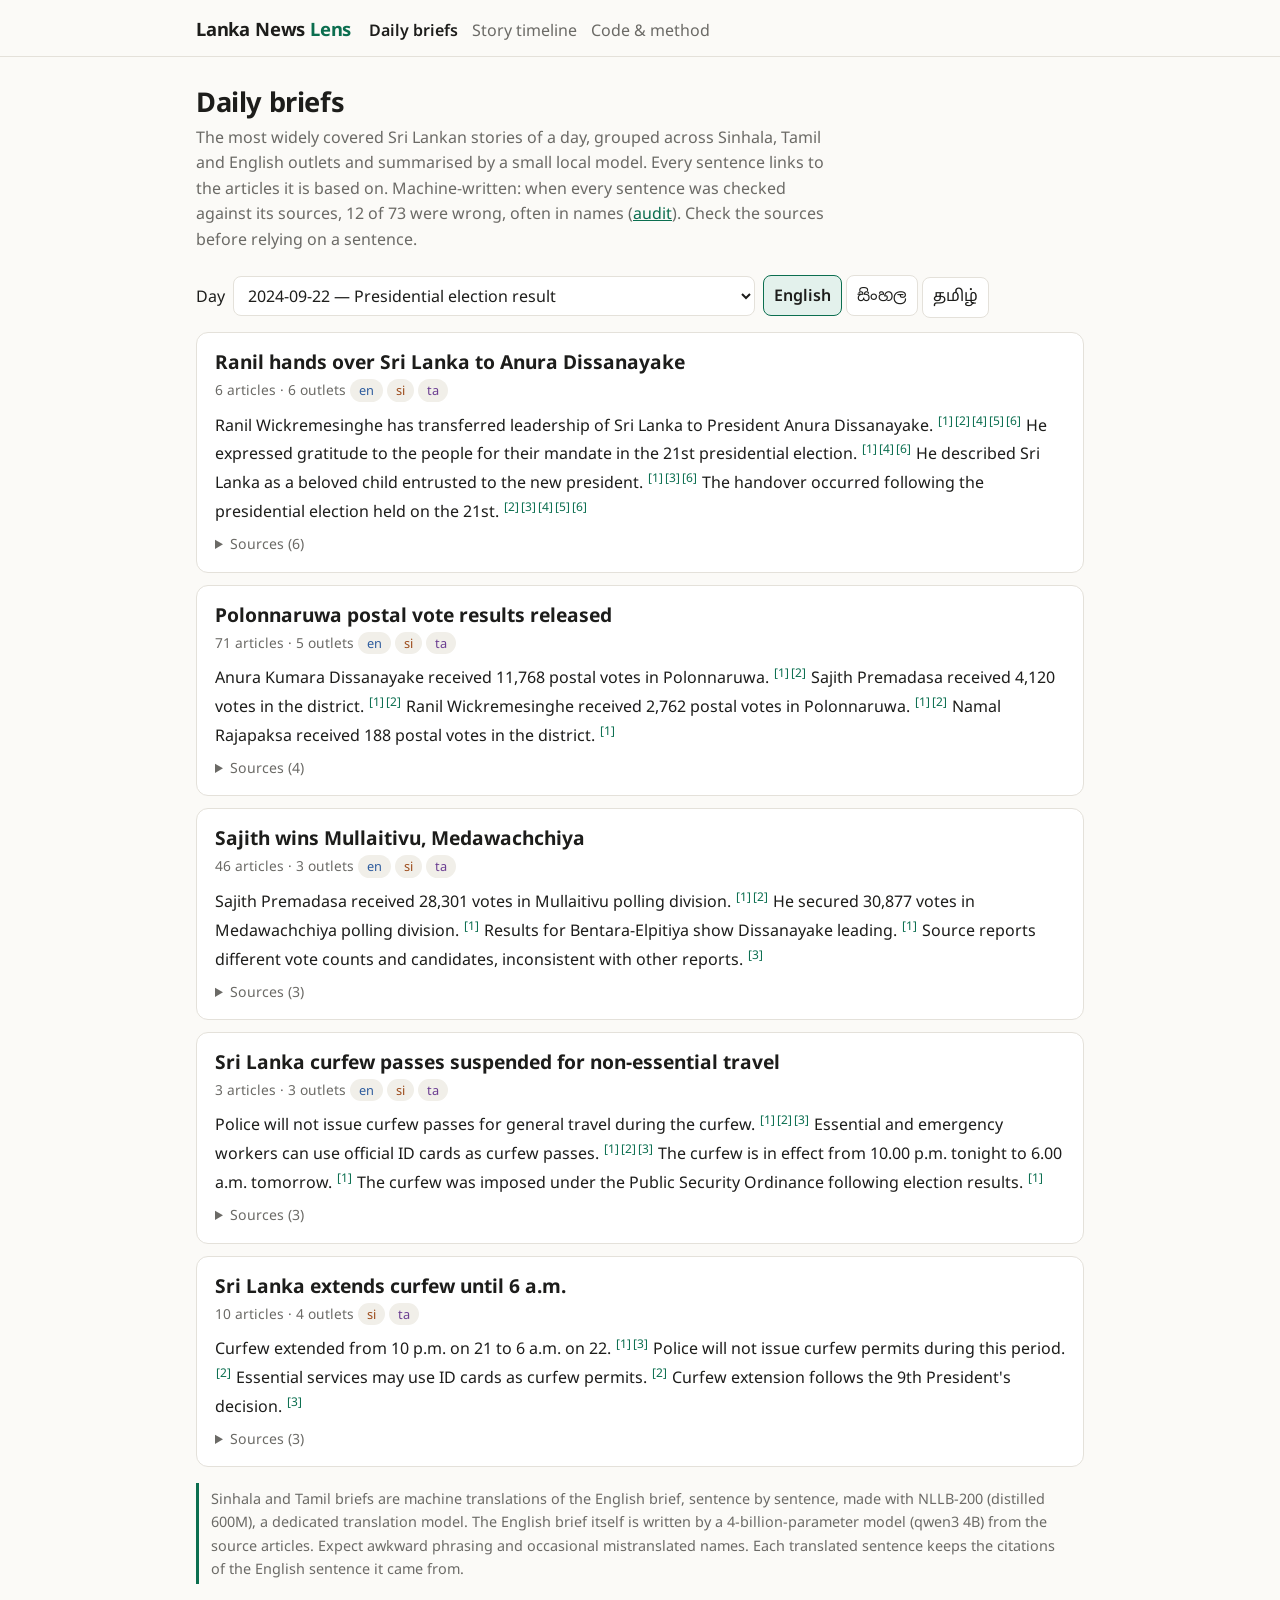
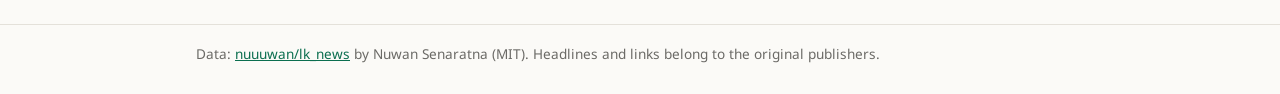
<file: site/index.html>
<!doctype html>
<html lang="en">
<head>
<meta charset="utf-8">
<meta name="viewport" content="width=device-width, initial-scale=1">
<title>Lanka News Lens</title>
<meta name="description" content="Cited trilingual daily briefs of Sri Lankan news, built from Sinhala, Tamil and English outlets.">
<link rel="preconnect" href="https://fonts.googleapis.com">
<link href="https://fonts.googleapis.com/css2?family=Noto+Sans:wght@400;600;700&family=Noto+Sans+Sinhala:wght@400;600&family=Noto+Sans+Tamil:wght@400;600&display=swap" rel="stylesheet">
<link rel="stylesheet" href="assets/style.css">
</head>
<body>
<header class="top"><div class="wrap">
  <a class="brand" href="./">Lanka News <span>Lens</span></a>
  <nav><a href="./" aria-current="page">Daily briefs</a><a href="timeline.html">Story timeline</a><a href="https://github.com/Nipuna-Lakruwan/lanka-news-lens">Code &amp; method</a></nav>
</div></header>
<main class="wrap">
  <h1>Daily briefs</h1>
  <p class="lede">The most widely covered Sri Lankan stories of a day, grouped across Sinhala, Tamil and English outlets and summarised by a small local model. Every sentence links to the articles it is based on. Machine-written: when every sentence was checked against its sources, 12 of 73 were wrong, often in names (<a href="https://github.com/Nipuna-Lakruwan/lanka-news-lens#how-faithful-are-the-briefs">audit</a>). Check the sources before relying on a sentence.</p>
  <div class="row">
    <label for="day">Day</label> <select id="day"></select>
    <span class="tabs" role="group" aria-label="Brief language">
      <button data-l="en" aria-pressed="true">English</button>
      <button data-l="si" class="lang-si">සිංහල</button>
      <button data-l="ta" class="lang-ta">தமிழ்</button>
    </span>
  </div>
  <div id="brief"></div>
  <p class="note">Sinhala and Tamil briefs are machine translations of the English brief, sentence by sentence, made with NLLB-200 (distilled 600M), a dedicated translation model. The English brief itself is written by a 4-billion-parameter model (qwen3 4B) from the source articles. Expect awkward phrasing and occasional mistranslated names. Each translated sentence keeps the citations of the English sentence it came from.</p>
</main>
<footer><div class="wrap">Data: <a href="https://github.com/nuuuwan/lk_news">nuuuwan/lk_news</a> by Nuwan Senaratna (MIT). Headlines and links belong to the original publishers.</div></footer>
<script src="assets/briefs.js"></script>
</body>
</html>
</file>
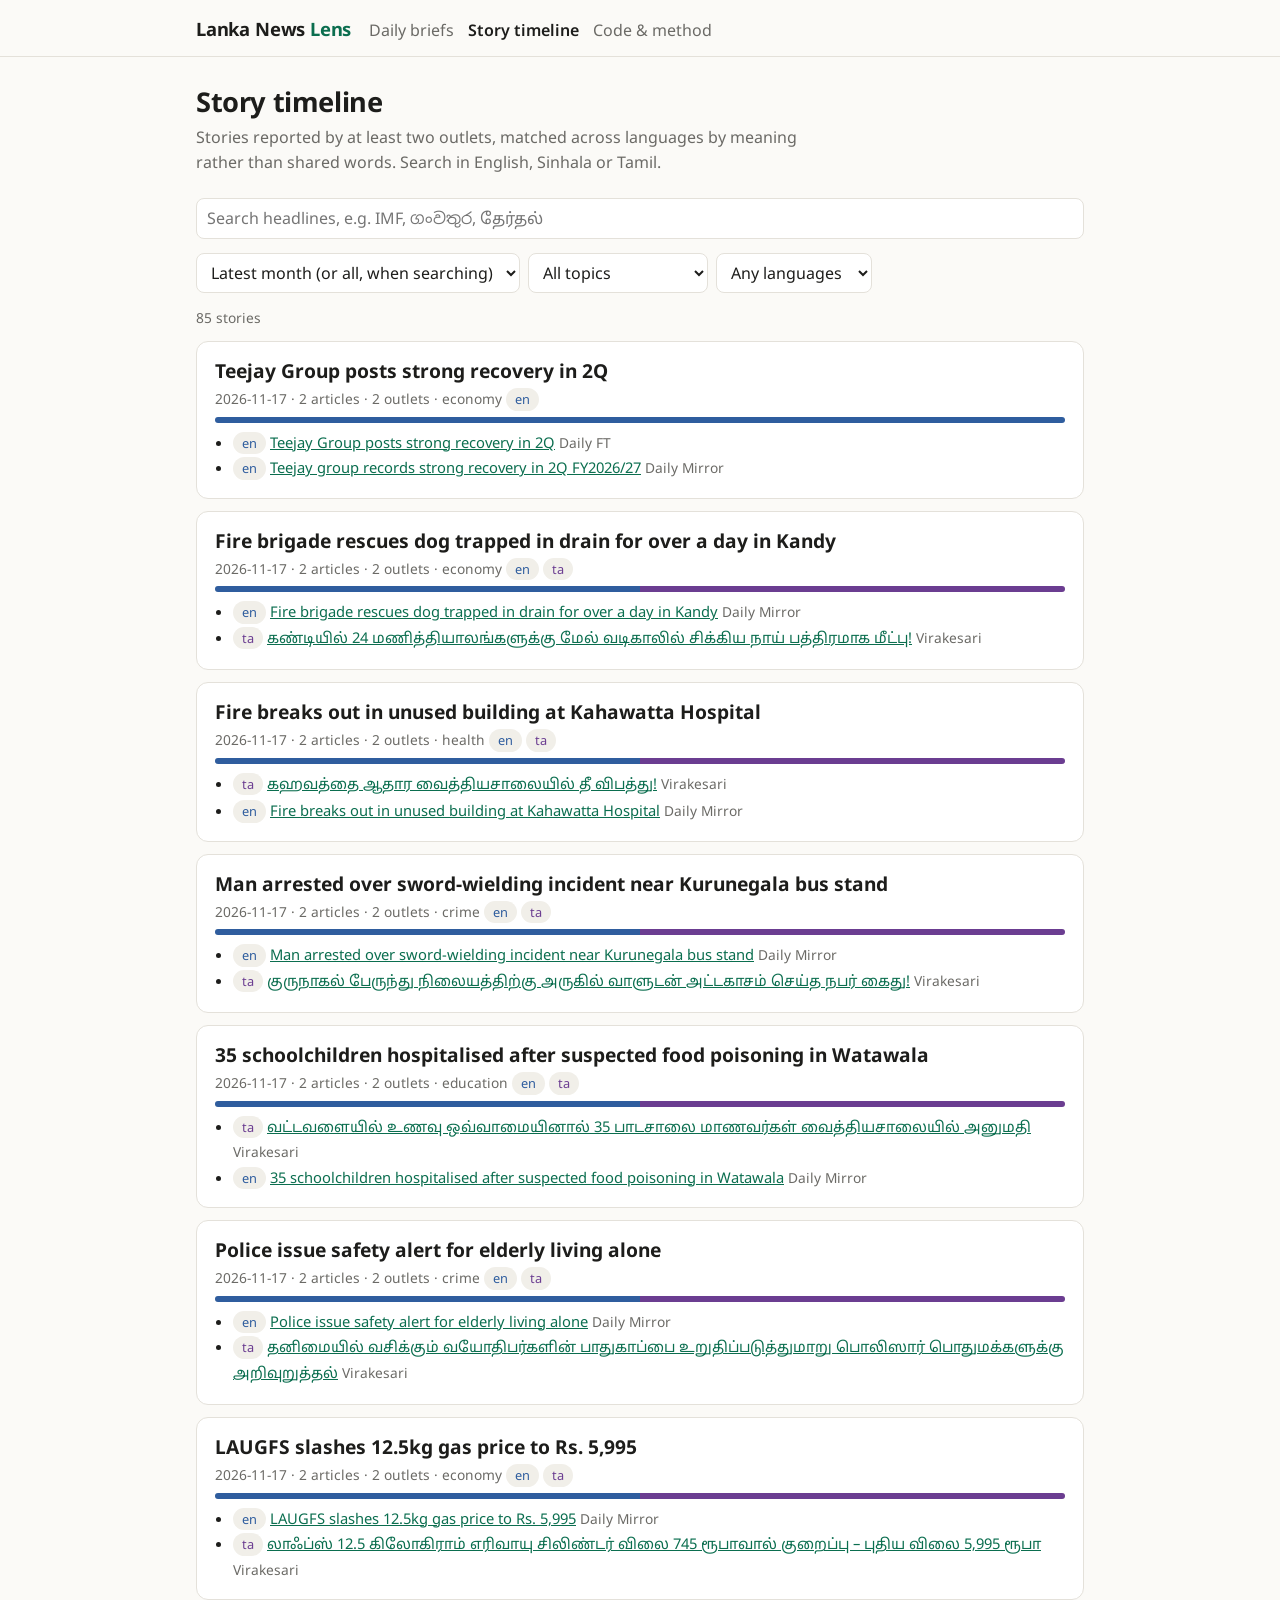
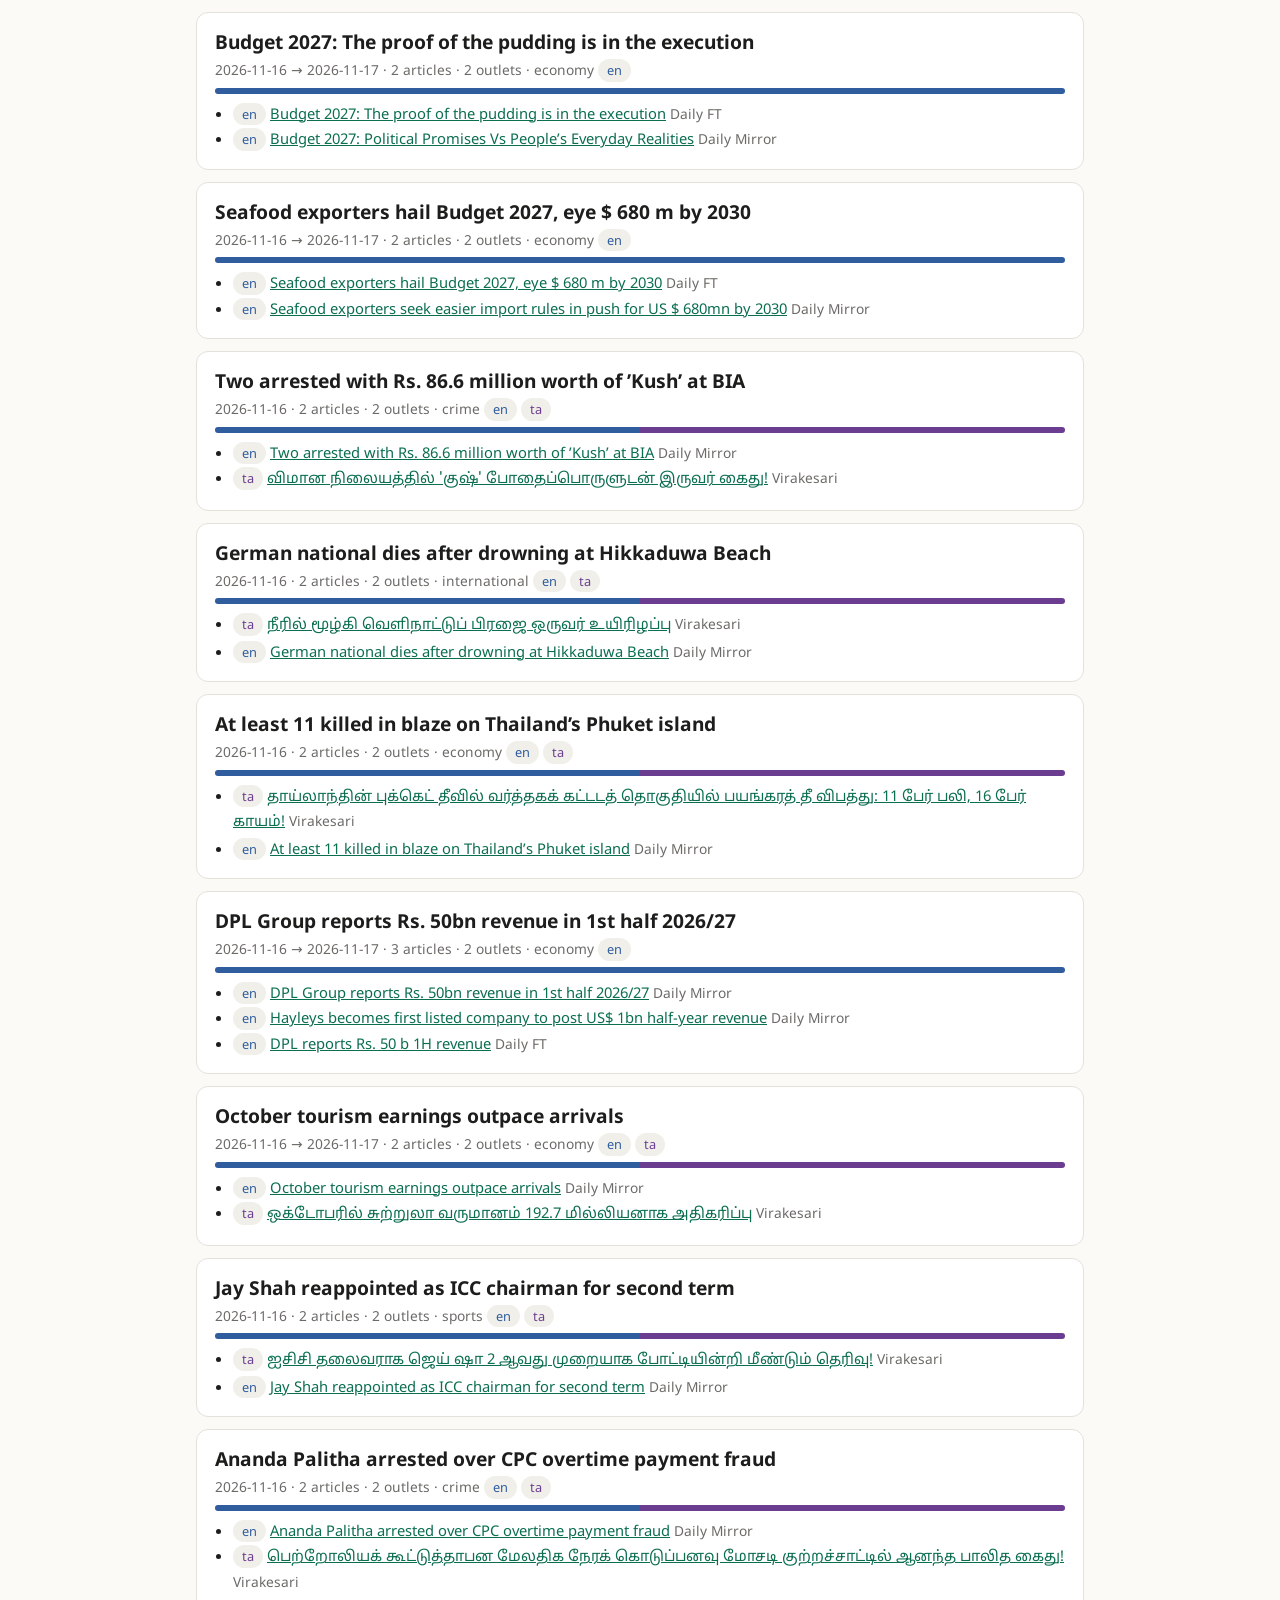
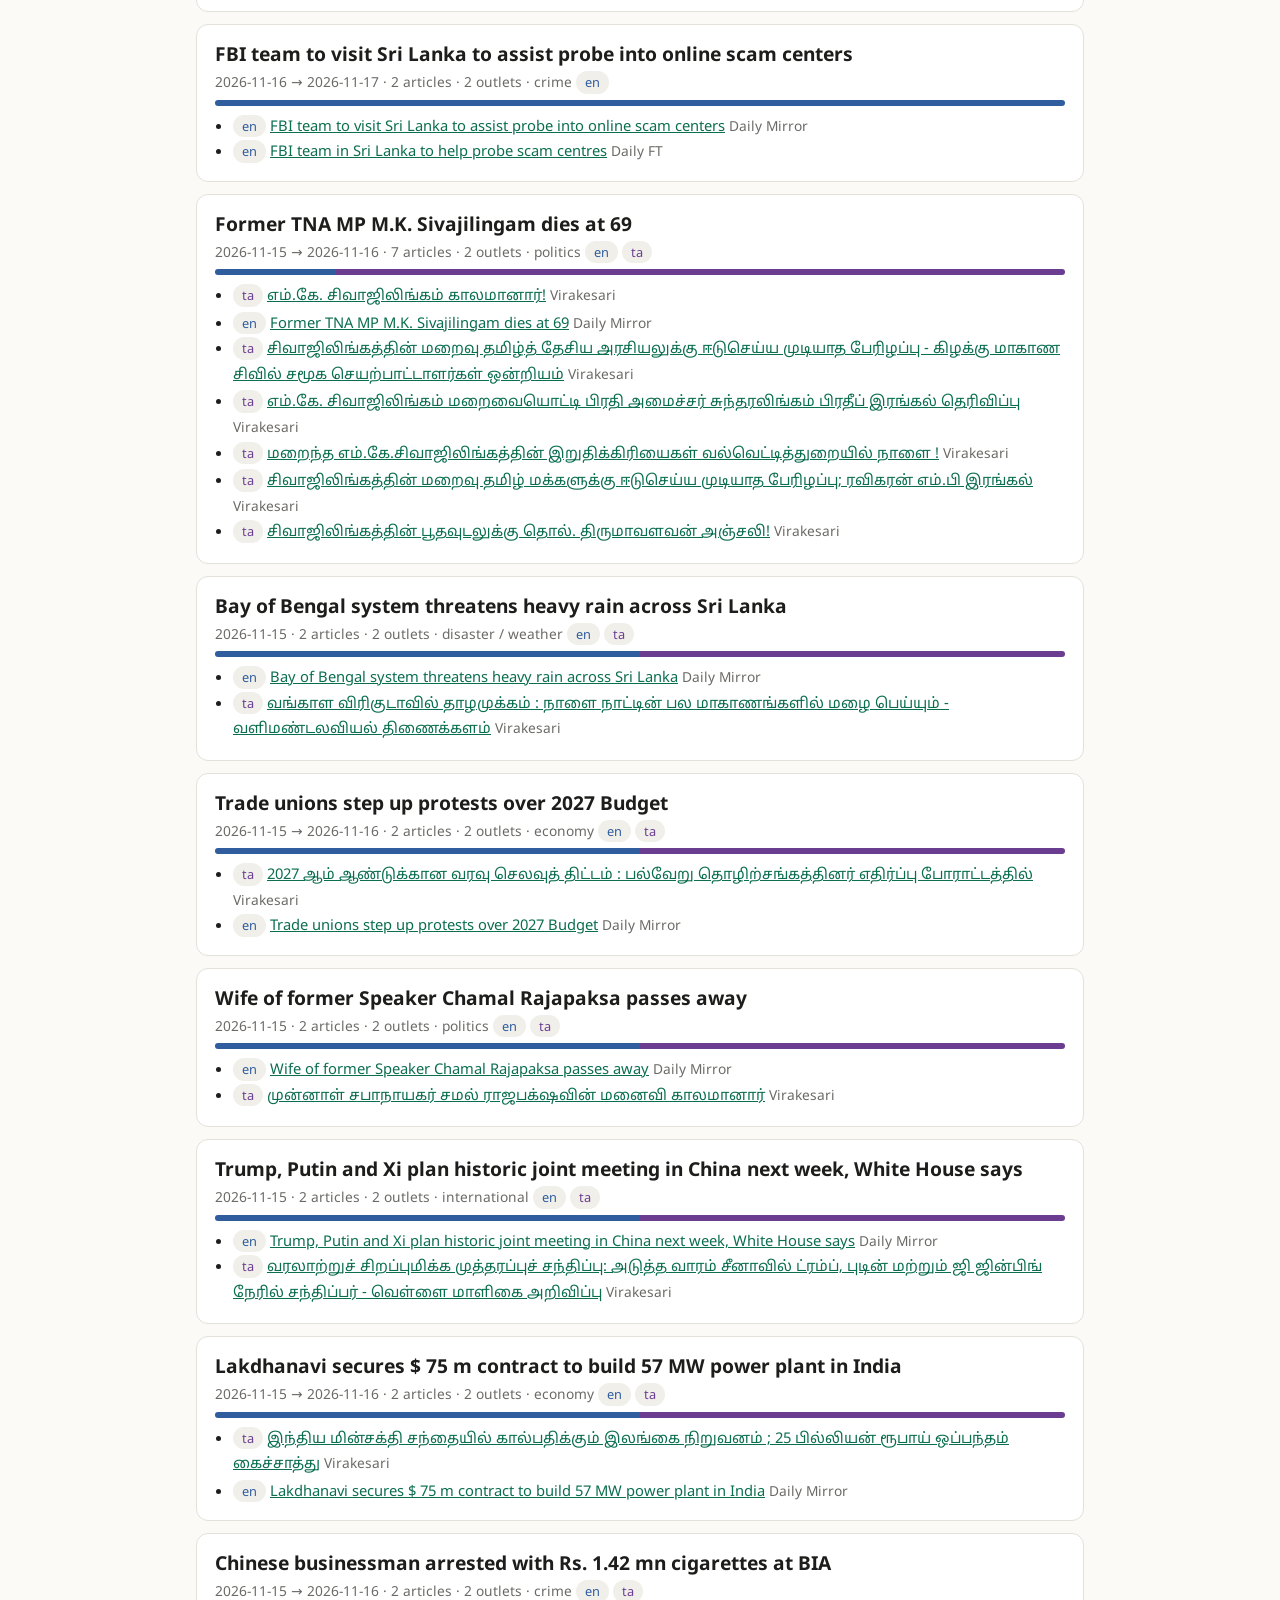
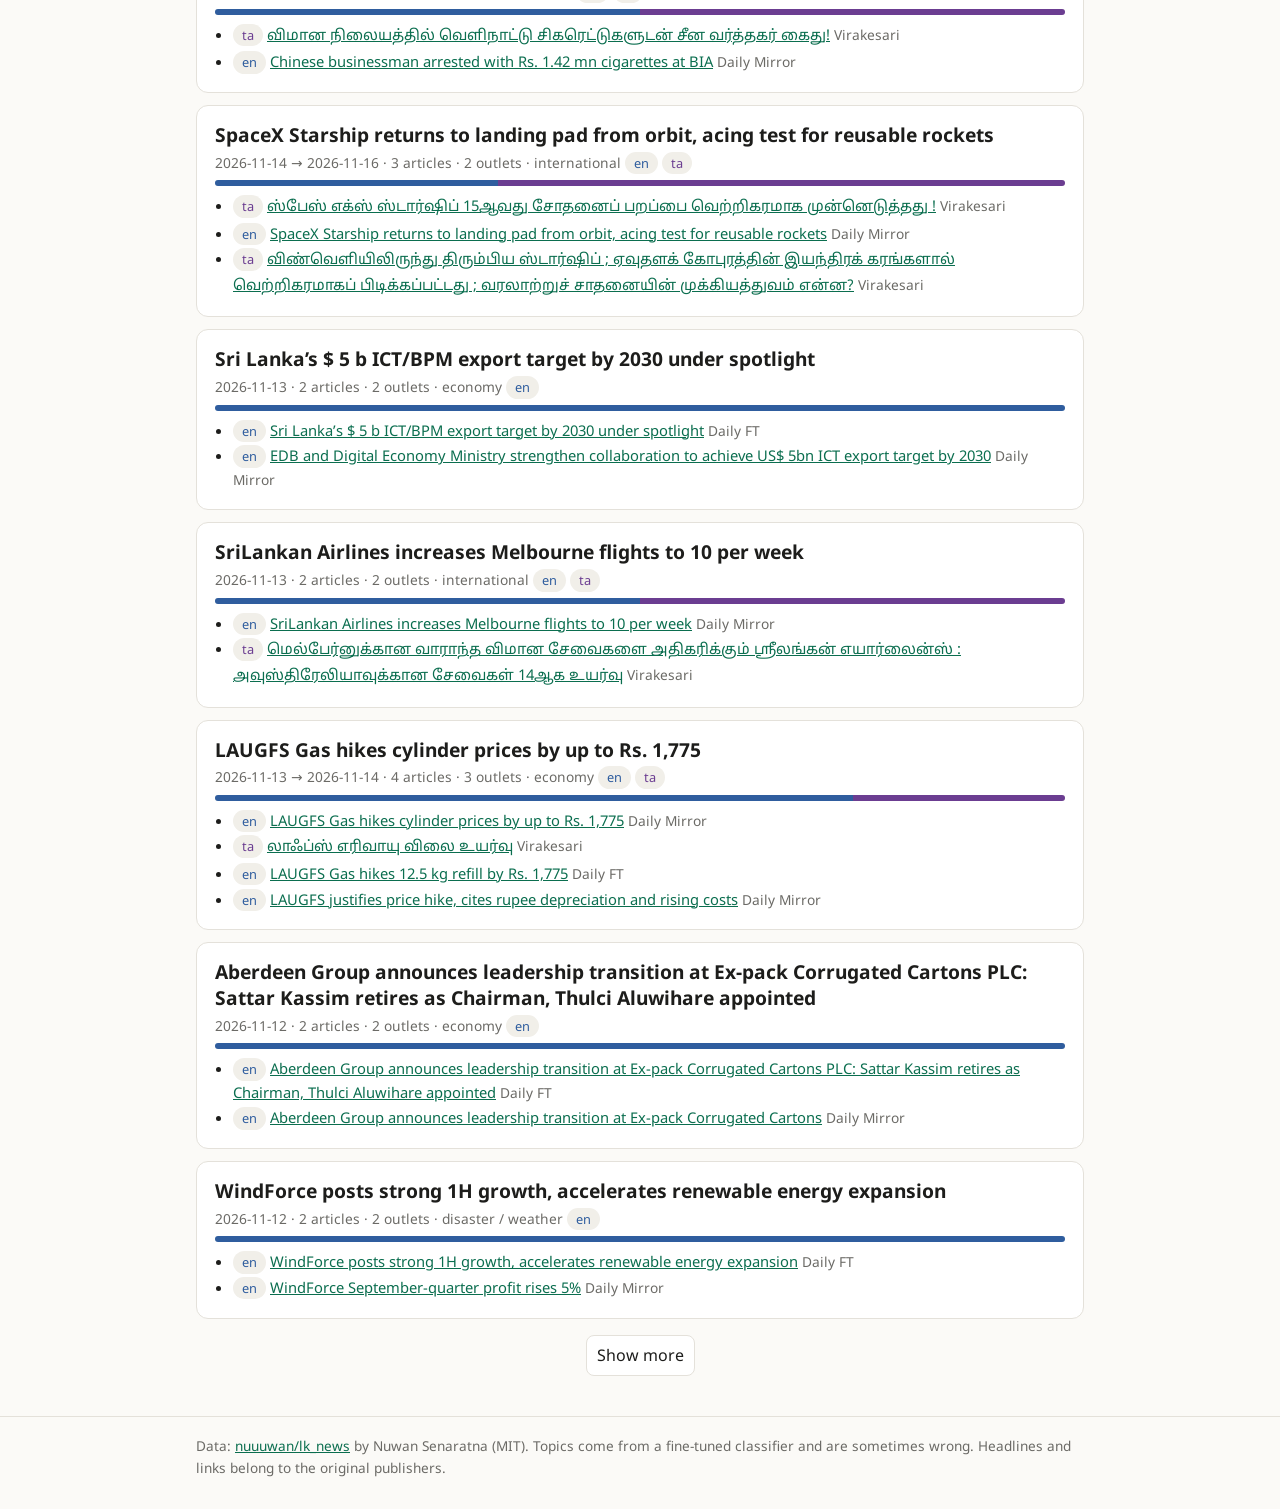
<file: site/timeline.html>
<!doctype html>
<html lang="en">
<head>
<meta charset="utf-8">
<meta name="viewport" content="width=device-width, initial-scale=1">
<title>Story Timeline</title>
<meta name="description" content="Searchable timeline of Sri Lankan news stories matched across Sinhala, Tamil and English outlets.">
<link rel="preconnect" href="https://fonts.googleapis.com">
<link href="https://fonts.googleapis.com/css2?family=Noto+Sans:wght@400;600;700&family=Noto+Sans+Sinhala:wght@400;600&family=Noto+Sans+Tamil:wght@400;600&display=swap" rel="stylesheet">
<link rel="stylesheet" href="assets/style.css">
</head>
<body>
<header class="top"><div class="wrap">
  <a class="brand" href="./">Lanka News <span>Lens</span></a>
  <nav><a href="./">Daily briefs</a><a href="timeline.html" aria-current="page">Story timeline</a><a href="https://github.com/Nipuna-Lakruwan/lanka-news-lens">Code &amp; method</a></nav>
</div></header>
<main class="wrap">
  <h1>Story timeline</h1>
  <p class="lede" id="lede">Stories reported by at least two outlets, matched across languages by meaning rather than shared words. Search in English, Sinhala or Tamil.</p>
  <div class="row">
    <input type="search" id="q" placeholder="Search headlines, e.g. IMF, ගංවතුර, தேர்தல்" aria-label="Search stories">
  </div>
  <div class="row">
    <select id="month" aria-label="Month"></select>
    <select id="topic" aria-label="Topic"><option value="">All topics</option></select>
    <select id="langs" aria-label="Languages">
      <option value="">Any languages</option><option value="multi">2+ languages</option><option value="tri">All 3 languages</option>
    </select>
  </div>
  <div class="meta" id="count"></div>
  <div id="list"></div>
  <button id="more" hidden>Show more</button>
</main>
<footer><div class="wrap">Data: <a href="https://github.com/nuuuwan/lk_news">nuuuwan/lk_news</a> by Nuwan Senaratna (MIT). Topics come from a fine-tuned classifier and are sometimes wrong. Headlines and links belong to the original publishers.</div></footer>
<script src="assets/timeline.js"></script>
</body>
</html>
</file>
<file: site/assets/style.css>
:root {
  --bg: #fbfaf7; --fg: #1d1d1b; --muted: #6b6a66; --line: #e4e1da; --card: #ffffff;
  --accent: #0b6e4f; --accent-soft: #e3f1ec; --chip: #f1efe9; --mark: #fff1b8;
  --en: #2f5d9e; --si: #9c4a1a; --ta: #6b3d91;
}
@media (prefers-color-scheme: dark) {
  :root:not([data-theme="light"]) {
    --bg: #151514; --fg: #ecebe7; --muted: #a09e98; --line: #2e2d2a; --card: #1d1c1a;
    --accent: #5cc6a0; --accent-soft: #1f3a31; --chip: #262522; --mark: #5a4b12;
    --en: #8db4ec; --si: #eaa172; --ta: #c3a0e6;
  }
}
:root[data-theme="dark"] {
  --bg: #151514; --fg: #ecebe7; --muted: #a09e98; --line: #2e2d2a; --card: #1d1c1a;
  --accent: #5cc6a0; --accent-soft: #1f3a31; --chip: #262522; --mark: #5a4b12;
  --en: #8db4ec; --si: #eaa172; --ta: #c3a0e6;
}
* { box-sizing: border-box; }
html { -webkit-text-size-adjust: 100%; }
body {
  margin: 0; background: var(--bg); color: var(--fg);
  font: 16px/1.6 "Noto Sans", "Noto Sans Sinhala", "Noto Sans Tamil", system-ui, -apple-system, "Segoe UI", sans-serif;
}
:lang(si), .lang-si { font-family: "Noto Sans Sinhala", "Iskoola Pota", system-ui, sans-serif; }
:lang(ta), .lang-ta { font-family: "Noto Sans Tamil", "Latha", system-ui, sans-serif; }
a { color: var(--accent); }
header.top { border-bottom: 1px solid var(--line); }
.wrap { max-width: 920px; margin: 0 auto; padding: 0 16px; }
header.top .wrap { display: flex; align-items: baseline; gap: 18px; padding-top: 14px; padding-bottom: 12px; flex-wrap: wrap; }
.brand { font-weight: 700; font-size: 1.15rem; letter-spacing: -0.01em; text-decoration: none; color: var(--fg); }
.brand span { color: var(--accent); }
nav a { margin-right: 14px; color: var(--muted); text-decoration: none; }
nav a[aria-current="page"] { color: var(--fg); font-weight: 600; }
h1 { font-size: 1.7rem; line-height: 1.25; margin: 28px 0 6px; letter-spacing: -0.015em; }
h2 { font-size: 1.2rem; margin: 0 0 4px; line-height: 1.35; }
.lede { color: var(--muted); margin: 0 0 22px; max-width: 70ch; }
.row { display: flex; gap: 8px; flex-wrap: wrap; align-items: center; margin: 14px 0; }
select, input[type="search"], button {
  font: inherit; color: var(--fg); background: var(--card); border: 1px solid var(--line);
  border-radius: 8px; padding: 7px 10px;
}
input[type="search"] { flex: 1 1 260px; min-width: 0; }
button { cursor: pointer; }
select { max-width: 100%; min-width: 0; text-overflow: ellipsis; }
.tabs button[aria-pressed="true"] { background: var(--accent-soft); border-color: var(--accent); color: var(--fg); font-weight: 600; }
.card { background: var(--card); border: 1px solid var(--line); border-radius: 12px; padding: 16px 18px; margin: 12px 0; }
.meta { color: var(--muted); font-size: 0.86rem; }
.chip { display: inline-block; background: var(--chip); border-radius: 999px; padding: 1px 9px; font-size: 0.8rem; margin-right: 4px; color: var(--muted); }
.chip.en { color: var(--en); } .chip.si { color: var(--si); } .chip.ta { color: var(--ta); }
.brief p { margin: 8px 0; }
sup.c a { text-decoration: none; font-size: 0.75rem; padding: 0 1px; }
ol.sources { margin: 10px 0 0; padding-left: 22px; font-size: 0.88rem; color: var(--muted); }
ol.sources li { margin: 3px 0; }
ol.sources li:target { background: var(--mark); }
details summary { cursor: pointer; color: var(--muted); font-size: 0.88rem; margin-top: 8px; }
.story ul { margin: 8px 0 0; padding-left: 18px; font-size: 0.92rem; }
.story li { margin: 2px 0; }
mark { background: var(--mark); color: inherit; }
.note { border-left: 3px solid var(--accent); padding: 4px 12px; color: var(--muted); font-size: 0.9rem; margin: 16px 0; }
footer { color: var(--muted); font-size: 0.85rem; border-top: 1px solid var(--line); margin-top: 40px; padding: 18px 0 30px; }
.bar { display: flex; height: 6px; border-radius: 3px; overflow: hidden; margin-top: 6px; background: var(--chip); }
.bar i { display: block; height: 100%; }
#more { display: block; margin: 16px auto; }
@media (max-width: 560px) { h1 { font-size: 1.4rem; } .card { padding: 14px; } }
</file>
